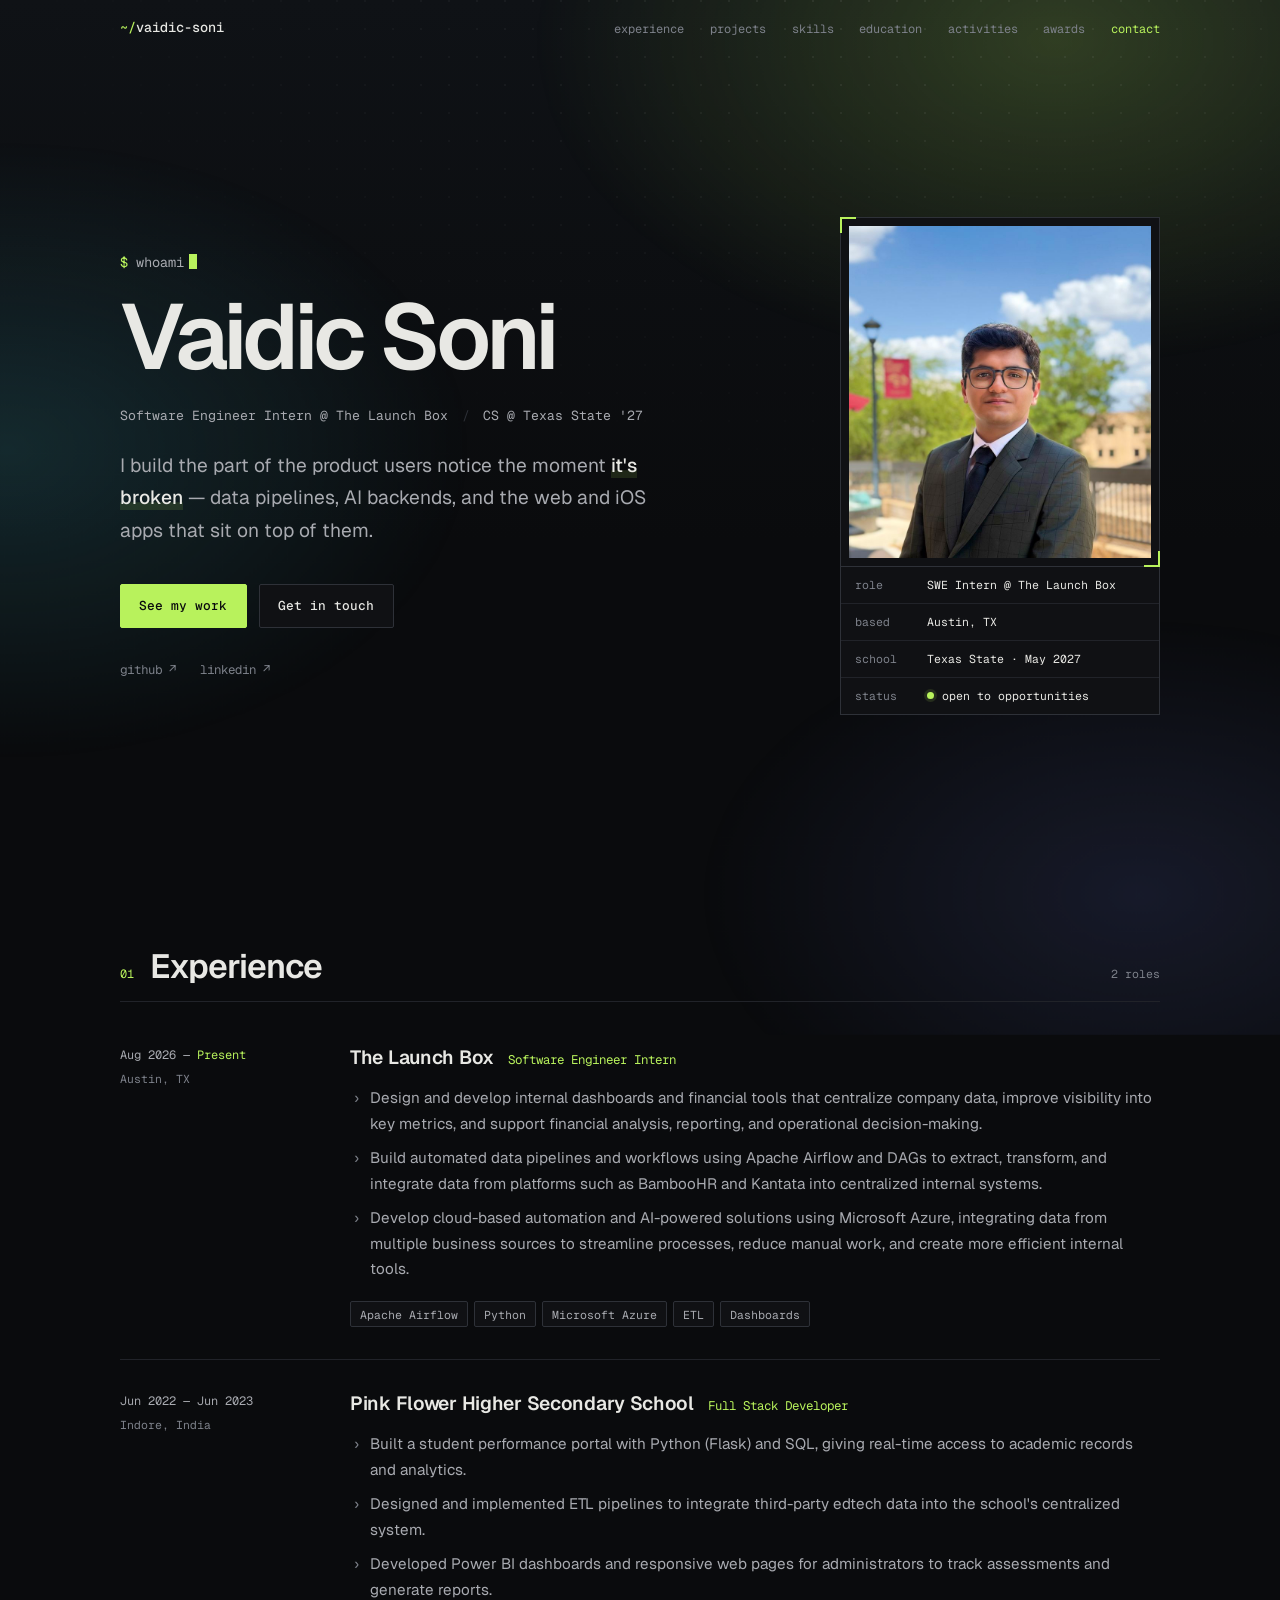
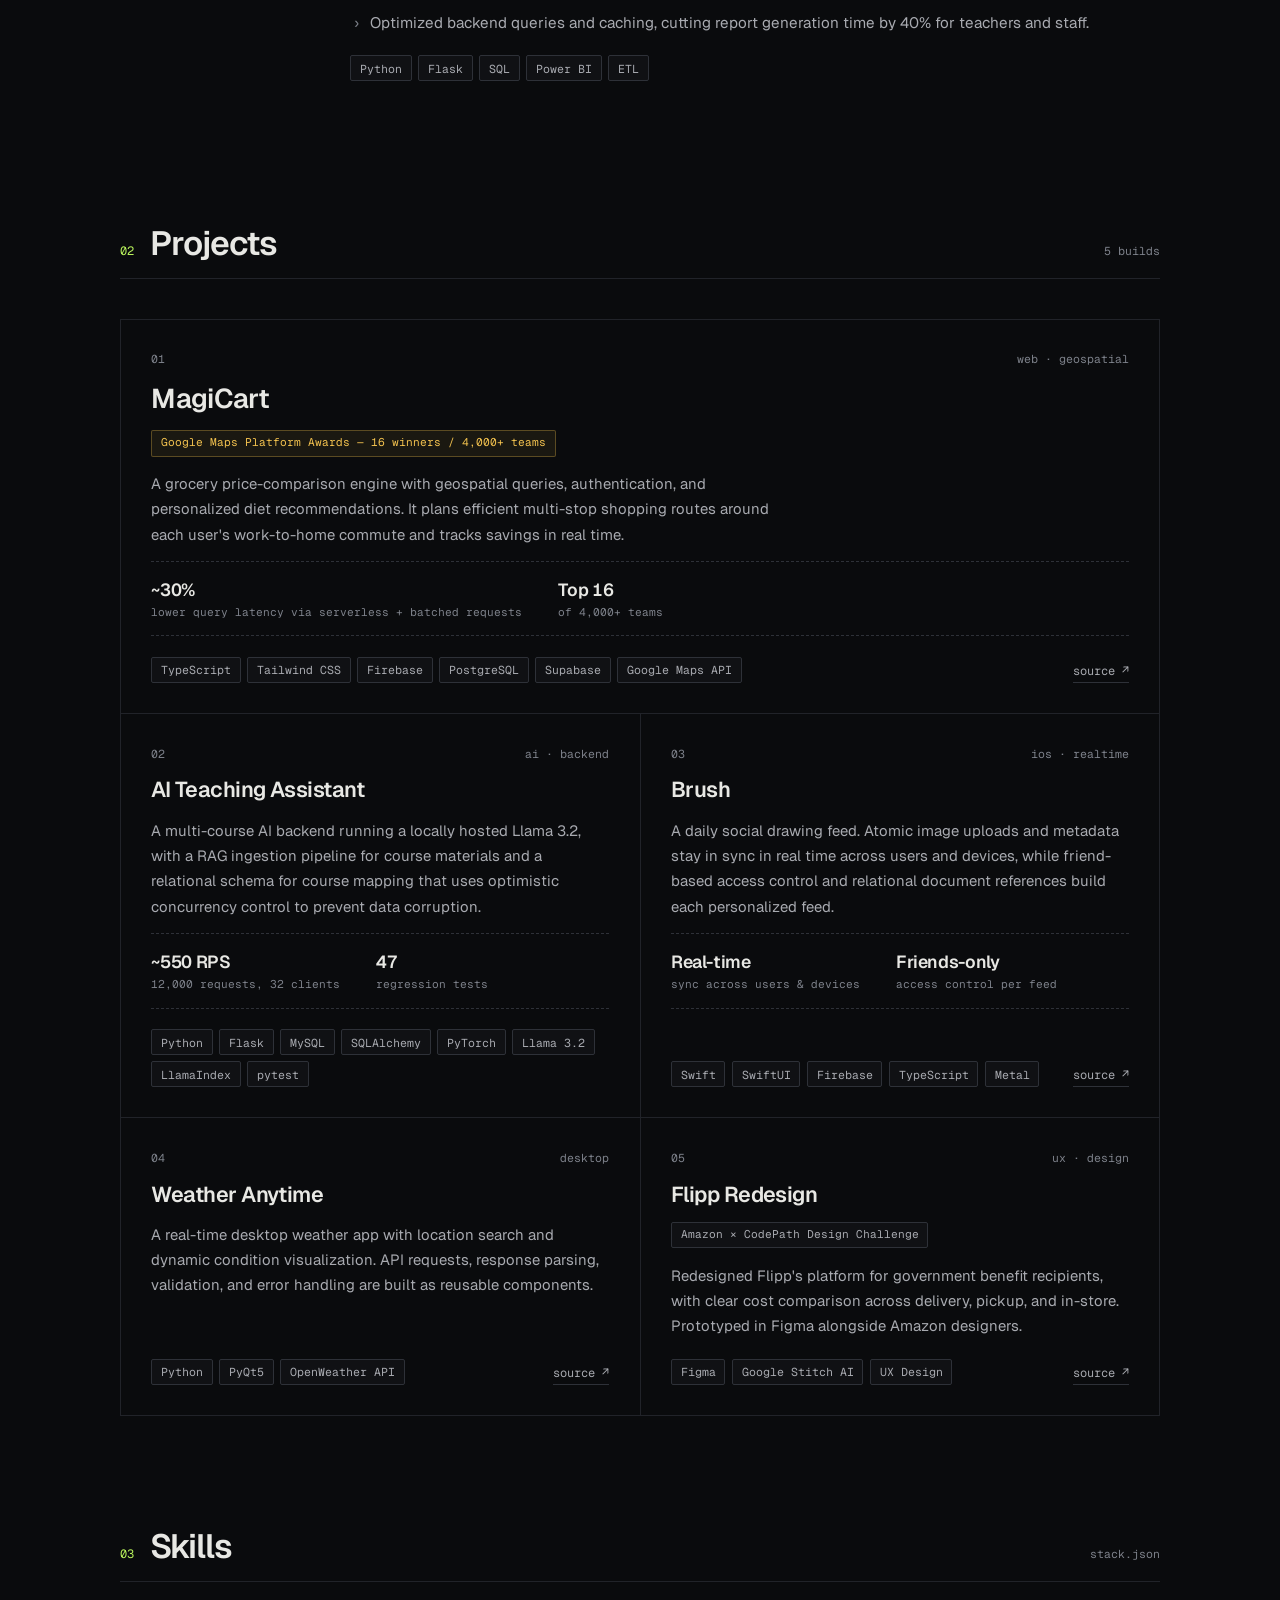
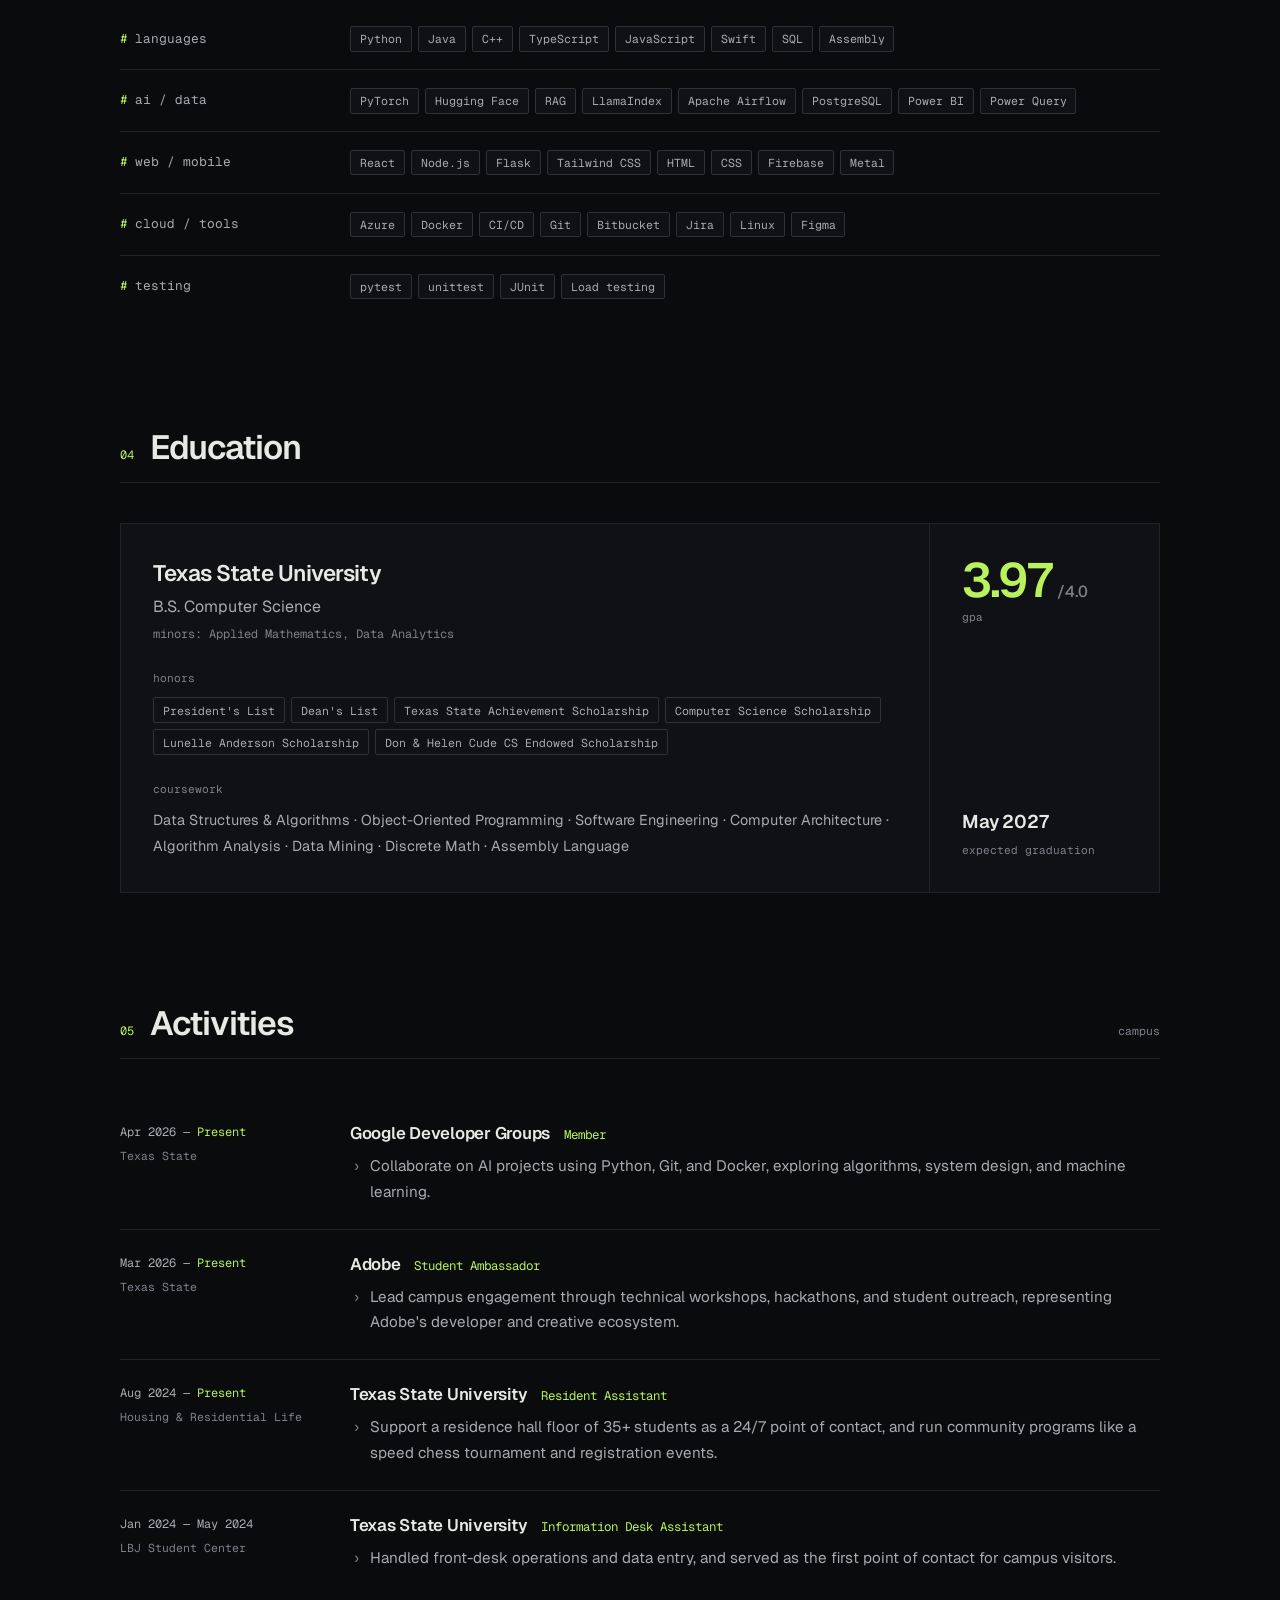
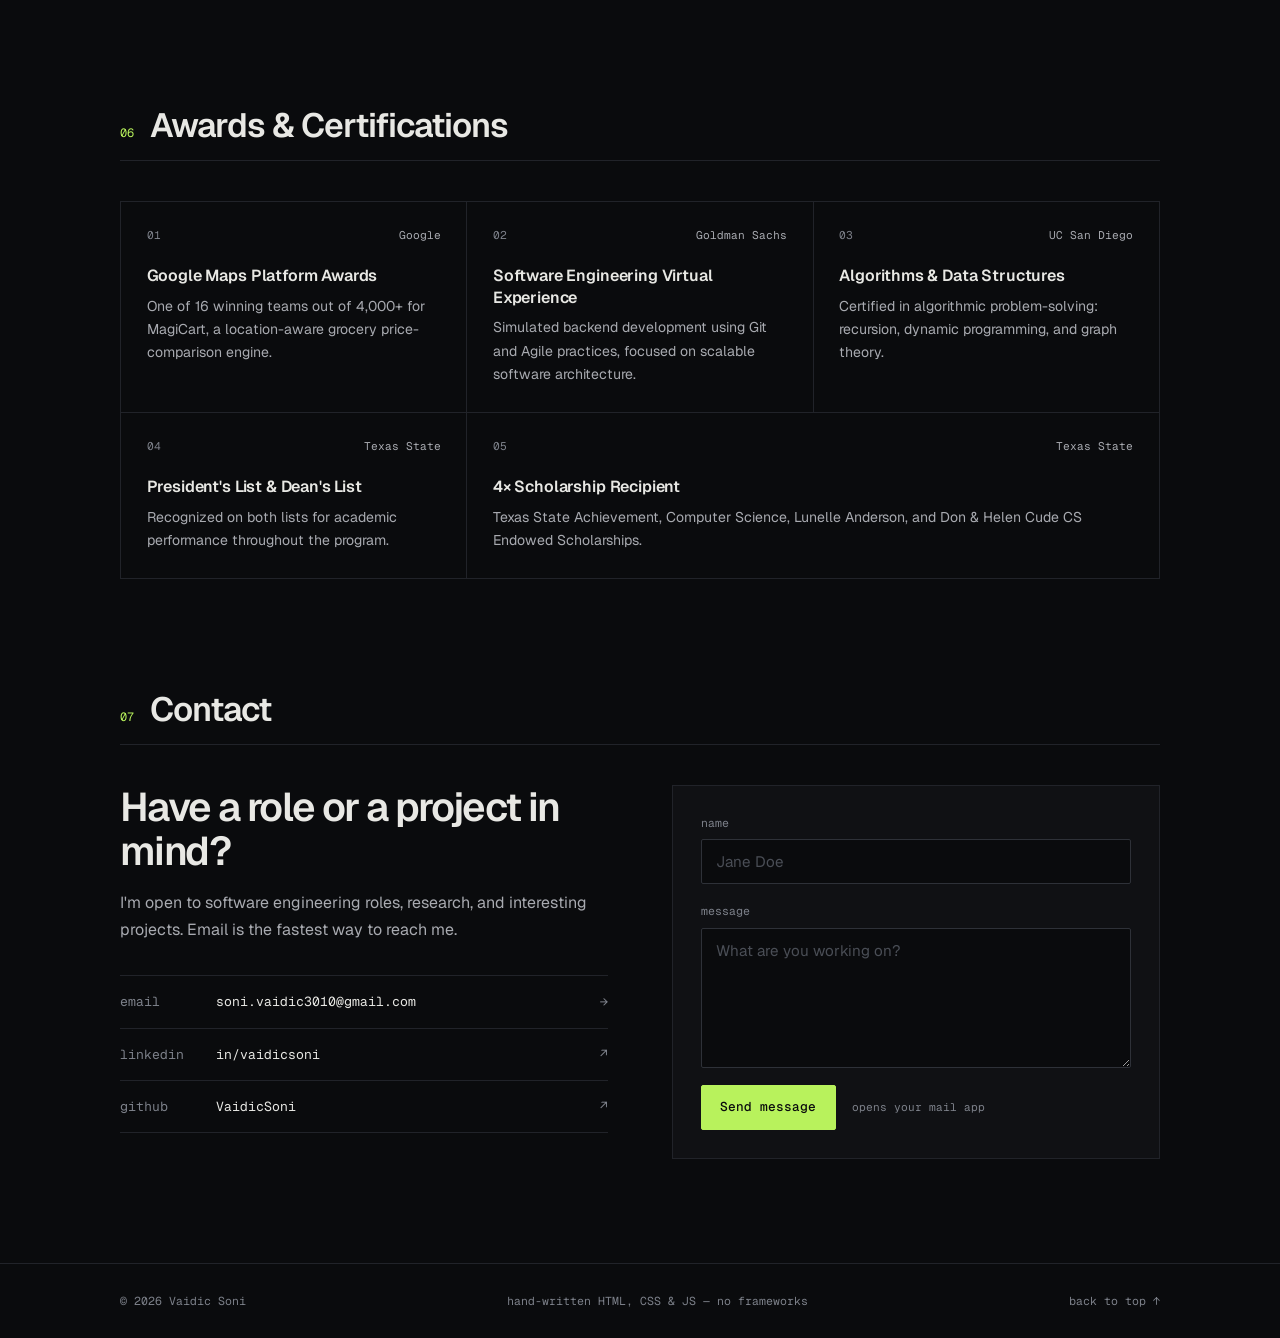
<file: index.html>
<!DOCTYPE html>
<html lang="en">
<head>
  <meta charset="UTF-8" />
  <meta name="viewport" content="width=device-width, initial-scale=1.0" />
  <title>Vaidic Soni — Software Engineer</title>
  <meta name="description" content="Vaidic Soni — software engineer and Computer Science student at Texas State University. Data pipelines, AI backends, full-stack and iOS." />
  <meta name="theme-color" content="#0a0b0d" />
  <meta property="og:title" content="Vaidic Soni — Software Engineer" />
  <meta property="og:description" content="Data pipelines, AI backends, and the web and iOS apps on top of them." />
  <meta property="og:image" content="assets/headshot.jpg" />
  <link rel="icon" type="image/png" href="assets/bug.png" />
  <link rel="preconnect" href="https://fonts.googleapis.com" />
  <link rel="preconnect" href="https://fonts.gstatic.com" crossorigin />
  <link href="https://fonts.googleapis.com/css2?family=Geist:wght@400;500;600;700&family=Geist+Mono:wght@400;500&display=swap" rel="stylesheet" />
  <script>document.documentElement.classList.add('js');</script>
  <link rel="stylesheet" href="css/reset.css?v=2" />
  <link rel="stylesheet" href="css/variables.css?v=2" />
  <link rel="stylesheet" href="css/base.css?v=2" />
  <link rel="stylesheet" href="css/nav.css?v=2" />
  <link rel="stylesheet" href="css/hero.css?v=2" />
  <link rel="stylesheet" href="css/experience.css?v=2" />
  <link rel="stylesheet" href="css/projects.css?v=2" />
  <link rel="stylesheet" href="css/skills.css?v=2" />
  <link rel="stylesheet" href="css/education.css?v=2" />
  <link rel="stylesheet" href="css/achievements.css?v=2" />
  <link rel="stylesheet" href="css/contact.css?v=2" />
  <link rel="stylesheet" href="css/animations.css?v=2" />
  <link rel="stylesheet" href="css/responsive.css?v=2" />
</head>
<body>

  <div class="bg-glow" aria-hidden="true"></div>
  <div class="bg-grid" aria-hidden="true"></div>

  <!-- Navigation -->
  <nav id="main-nav">
    <div class="nav-inner">
      <a href="#top" class="nav-logo"><span class="accent">~/</span>vaidic-soni</a>
      <button class="mobile-menu-btn" id="mobile-menu-btn" aria-label="Toggle menu" aria-expanded="false" aria-controls="nav-links">
        <span></span>
        <span></span>
      </button>
      <ul class="nav-links" id="nav-links">
        <li><a href="#experience">experience</a></li>
        <li><a href="#projects">projects</a></li>
        <li><a href="#skills">skills</a></li>
        <li><a href="#education">education</a></li>
        <li><a href="#activities">activities</a></li>
        <li><a href="#awards">awards</a></li>
        <li><a href="#contact">contact</a></li>
      </ul>
    </div>
  </nav>

  <!-- Hero -->
  <header id="top" class="hero">
    <div class="hero-text">
      <p class="hero-prompt"><span class="accent">$</span> whoami<span class="cursor" aria-hidden="true"></span></p>
      <h1 class="hero-name">Vaidic Soni</h1>
      <p class="hero-role"><span>Software Engineer Intern @ The Launch Box</span> <span class="sep">/</span> <span>CS @ Texas State '27</span></p>
      <p class="hero-tagline">
        I build the part of the product users notice the moment <strong>it's broken</strong> — data pipelines,
        AI backends, and the web and iOS apps that sit on top of them.
      </p>
      <div class="hero-actions">
        <a href="#projects" class="btn btn-primary">See my work</a>
        <a href="#contact" class="btn">Get in touch</a>
      </div>
      <ul class="hero-links">
        <li><a href="https://github.com/VaidicSoni" target="_blank" rel="noopener">github ↗</a></li>
        <li><a href="https://www.linkedin.com/in/vaidicsoni" target="_blank" rel="noopener">linkedin ↗</a></li>
      </ul>
    </div>

    <figure class="hero-photo">
      <div class="photo-frame">
        <img src="assets/headshot.jpg" alt="Portrait of Vaidic Soni" width="800" height="986" />
      </div>
      <figcaption>
        <dl class="spec">
          <div><dt>role</dt><dd>SWE Intern @ The Launch Box</dd></div>
          <div><dt>based</dt><dd>Austin, TX</dd></div>
          <div><dt>school</dt><dd>Texas State · May 2027</dd></div>
          <div><dt>status</dt><dd><span class="status-dot" aria-hidden="true"></span>open to opportunities</dd></div>
        </dl>
      </figcaption>
    </figure>
  </header>


  <!-- Experience -->
  <section id="experience">
    <div class="section-head">
      <span class="section-index">01</span>
      <h2 class="section-title">Experience</h2>
      <span class="section-meta">2 roles</span>
    </div>
    <div class="exp-list">

      <article class="exp-item reveal">
        <div class="exp-left">
          <div class="exp-dates">Aug 2026 — <span class="now">Present</span></div>
          <div class="exp-location">Austin, TX</div>
        </div>
        <div class="exp-right">
          <div class="exp-head">
            <h3 class="exp-company">The Launch Box</h3>
            <span class="exp-role">Software Engineer Intern</span>
          </div>
          <ul class="exp-bullets">
            <li>Design and develop internal dashboards and financial tools that centralize company data, improve visibility into key metrics,
and support financial analysis, reporting, and operational decision-making.</li>
            <li>Build automated data pipelines and workflows using Apache Airflow and DAGs to extract, transform, and integrate data from platforms such as BambooHR and Kantata into centralized internal systems.</li>
            <li>Develop cloud-based automation and AI-powered solutions using Microsoft Azure, integrating data from multiple business sources to streamline processes, reduce manual work, and create more efficient internal tools.</li>
          </ul>
          <ul class="tag-list">
            <li>Apache Airflow</li>
            <li>Python</li>
            <li>Microsoft Azure</li>
            <li>ETL</li>
            <li>Dashboards</li>
          </ul>
        </div>
      </article>

      <article class="exp-item reveal">
        <div class="exp-left">
          <div class="exp-dates">Jun 2022 — Jun 2023</div>
          <div class="exp-location">Indore, India</div>
        </div>
        <div class="exp-right">
          <div class="exp-head">
            <h3 class="exp-company">Pink Flower Higher Secondary School</h3>
            <span class="exp-role">Full Stack Developer</span>
          </div>
          <ul class="exp-bullets">
            <li>Built a student performance portal with Python (Flask) and SQL, giving real-time access to academic records and analytics.</li>
            <li>Designed and implemented ETL pipelines to integrate third-party edtech data into the school's centralized system.</li>
            <li>Developed Power BI dashboards and responsive web pages for administrators to track assessments and generate reports.</li>
            <li>Optimized backend queries and caching, cutting report generation time by 40% for teachers and staff.</li>
          </ul>
          <ul class="tag-list">
            <li>Python</li>
            <li>Flask</li>
            <li>SQL</li>
            <li>Power BI</li>
            <li>ETL</li>
          </ul>
        </div>
      </article>

    </div>
  </section>

  <!-- Projects -->
  <section id="projects">
    <div class="section-head">
      <span class="section-index">02</span>
      <h2 class="section-title">Projects</h2>
      <span class="section-meta">5 builds</span>
    </div>
    <div class="project-list">

      <article class="project featured reveal">
        <div class="project-top"><span>01</span><span>web · geospatial</span></div>
        <h3 class="project-name">MagiCart</h3>
        <div class="project-badge">Google Maps Platform Awards — 16 winners / 4,000+ teams</div>
        <p class="project-desc">A grocery price-comparison engine with geospatial queries, authentication, and personalized diet recommendations. It plans efficient multi-stop shopping routes around each user's work-to-home commute and tracks savings in real time.</p>
        <dl class="project-metrics">
          <div><dt>~30%</dt><dd>lower query latency via serverless + batched requests</dd></div>
          <div><dt>Top 16</dt><dd>of 4,000+ teams</dd></div>
        </dl>
        <div class="project-footer">
          <ul class="tag-list">
            <li>TypeScript</li>
            <li>Tailwind CSS</li>
            <li>Firebase</li>
            <li>PostgreSQL</li>
            <li>Supabase</li>
            <li>Google Maps API</li>
          </ul>
          <a href="https://github.com/Meidad-T/MagiCart-AI" target="_blank" rel="noopener" class="project-link">source ↗</a>
        </div>
      </article>

      <article class="project reveal">
        <div class="project-top"><span>02</span><span>ai · backend</span></div>
        <h3 class="project-name">AI Teaching Assistant</h3>
        <p class="project-desc">A multi-course AI backend running a locally hosted Llama 3.2, with a RAG ingestion pipeline for course materials and a relational schema for course mapping that uses optimistic concurrency control to prevent data corruption.</p>
        <dl class="project-metrics">
          <div><dt>~550 RPS</dt><dd>12,000 requests, 32 clients</dd></div>
          <div><dt>47</dt><dd>regression tests</dd></div>
        </dl>
        <div class="project-footer">
          <ul class="tag-list">
            <li>Python</li>
            <li>Flask</li>
            <li>MySQL</li>
            <li>SQLAlchemy</li>
            <li>PyTorch</li>
            <li>Llama 3.2</li>
            <li>LlamaIndex</li>
            <li>pytest</li>
          </ul>
        </div>
      </article>

      <article class="project reveal">
        <div class="project-top"><span>03</span><span>ios · realtime</span></div>
        <h3 class="project-name">Brush</h3>
        <p class="project-desc">A daily social drawing feed. Atomic image uploads and metadata stay in sync in real time across users and devices, while friend-based access control and relational document references build each personalized feed.</p>
        <dl class="project-metrics">
          <div><dt>Real-time</dt><dd>sync across users &amp; devices</dd></div>
          <div><dt>Friends-only</dt><dd>access control per feed</dd></div>
        </dl>
        <div class="project-footer">
          <ul class="tag-list">
            <li>Swift</li>
            <li>SwiftUI</li>
            <li>Firebase</li>
            <li>TypeScript</li>
            <li>Metal</li>
          </ul>
          <a href="https://github.com/VaidicSoni/bRUSH" target="_blank" rel="noopener" class="project-link">source ↗</a>
        </div>
      </article>

      <article class="project reveal">
        <div class="project-top"><span>04</span><span>desktop</span></div>
        <h3 class="project-name">Weather Anytime</h3>
        <p class="project-desc">A real-time desktop weather app with location search and dynamic condition visualization. API requests, response parsing, validation, and error handling are built as reusable components.</p>
        <div class="project-footer">
          <ul class="tag-list">
            <li>Python</li>
            <li>PyQt5</li>
            <li>OpenWeather API</li>
          </ul>
          <a href="https://github.com/VaidicSoni/Weather-Anytime" target="_blank" rel="noopener" class="project-link">source ↗</a>
        </div>
      </article>

      <article class="project reveal">
        <div class="project-top"><span>05</span><span>ux · design</span></div>
        <h3 class="project-name">Flipp Redesign</h3>
        <div class="project-badge badge-plain">Amazon × CodePath Design Challenge</div>
        <p class="project-desc">Redesigned Flipp's platform for government benefit recipients, with clear cost comparison across delivery, pickup, and in-store. Prototyped in Figma alongside Amazon designers.</p>
        <div class="project-footer">
          <ul class="tag-list">
            <li>Figma</li>
            <li>Google Stitch AI</li>
            <li>UX Design</li>
          </ul>
          <a href="https://github.com/KelvinMathew2004/AmazonNext-Design-Challenge" target="_blank" rel="noopener" class="project-link">source ↗</a>
        </div>
      </article>

    </div>
  </section>

  <!-- Skills -->
  <section id="skills">
    <div class="section-head">
      <span class="section-index">03</span>
      <h2 class="section-title">Skills</h2>
      <span class="section-meta">stack.json</span>
    </div>
    <div class="skills-table">
      <div class="skill-row reveal">
        <div class="skill-key">languages</div>
        <ul class="tag-list">
          <li>Python</li>
          <li>Java</li>
          <li>C++</li>
          <li>TypeScript</li>
          <li>JavaScript</li>
          <li>Swift</li>
          <li>SQL</li>
          <li>Assembly</li>
        </ul>
      </div>
      <div class="skill-row reveal">
        <div class="skill-key">ai / data</div>
        <ul class="tag-list">
          <li>PyTorch</li>
          <li>Hugging Face</li>
          <li>RAG</li>
          <li>LlamaIndex</li>
          <li>Apache Airflow</li>
          <li>PostgreSQL</li>
          <li>Power BI</li>
          <li>Power Query</li>
        </ul>
      </div>
      <div class="skill-row reveal">
        <div class="skill-key">web / mobile</div>
        <ul class="tag-list">
          <li>React</li>
          <li>Node.js</li>
          <li>Flask</li>
          <li>Tailwind CSS</li>
          <li>HTML</li>
          <li>CSS</li>
          <li>Firebase</li>
          <li>Metal</li>
        </ul>
      </div>
      <div class="skill-row reveal">
        <div class="skill-key">cloud / tools</div>
        <ul class="tag-list">
          <li>Azure</li>
          <li>Docker</li>
          <li>CI/CD</li>
          <li>Git</li>
          <li>Bitbucket</li>
          <li>Jira</li>
          <li>Linux</li>
          <li>Figma</li>
        </ul>
      </div>
      <div class="skill-row reveal">
        <div class="skill-key">testing</div>
        <ul class="tag-list">
          <li>pytest</li>
          <li>unittest</li>
          <li>JUnit</li>
          <li>Load testing</li>
        </ul>
      </div>
    </div>
  </section>

  <!-- Education -->
  <section id="education">
    <div class="section-head">
      <span class="section-index">04</span>
      <h2 class="section-title">Education</h2>
    </div>
    <div class="edu-card reveal">
      <div class="edu-main">
        <h3 class="edu-school">Texas State University</h3>
        <div class="edu-degree">B.S. Computer Science</div>
        <div class="edu-minor">minors: Applied Mathematics, Data Analytics</div>

        <div class="edu-block">
          <div class="edu-label">honors</div>
          <ul class="tag-list">
            <li>President's List</li>
            <li>Dean's List</li>
            <li>Texas State Achievement Scholarship</li>
            <li>Computer Science Scholarship</li>
            <li>Lunelle Anderson Scholarship</li>
            <li>Don &amp; Helen Cude CS Endowed Scholarship</li>
          </ul>
        </div>

        <div class="edu-block">
          <div class="edu-label">coursework</div>
          <p class="edu-details">Data Structures &amp; Algorithms · Object-Oriented Programming · Software Engineering · Computer Architecture · Algorithm Analysis · Data Mining · Discrete Math · Assembly Language</p>
        </div>
      </div>
      <div class="edu-side">
        <div>
          <div class="edu-gpa-num">3.97<span>/4.0</span></div>
          <div class="edu-label">gpa</div>
        </div>
        <div>
          <div class="edu-grad">May 2027</div>
          <div class="edu-label">expected graduation</div>
        </div>
      </div>
    </div>
  </section>

  <!-- Activities -->
  <section id="activities">
    <div class="section-head">
      <span class="section-index">05</span>
      <h2 class="section-title">Activities</h2>
      <span class="section-meta">campus</span>
    </div>
    <div class="exp-list compact">

      <article class="exp-item reveal">
        <div class="exp-left">
          <div class="exp-dates">Apr 2026 — <span class="now">Present</span></div>
          <div class="exp-location">Texas State</div>
        </div>
        <div class="exp-right">
          <div class="exp-head">
            <h3 class="exp-company">Google Developer Groups</h3>
            <span class="exp-role">Member</span>
          </div>
          <ul class="exp-bullets">
            <li>Collaborate on AI projects using Python, Git, and Docker, exploring algorithms, system design, and machine learning.</li>
          </ul>
        </div>
      </article>

      <article class="exp-item reveal">
        <div class="exp-left">
          <div class="exp-dates">Mar 2026 — <span class="now">Present</span></div>
          <div class="exp-location">Texas State</div>
        </div>
        <div class="exp-right">
          <div class="exp-head">
            <h3 class="exp-company">Adobe</h3>
            <span class="exp-role">Student Ambassador</span>
          </div>
          <ul class="exp-bullets">
            <li>Lead campus engagement through technical workshops, hackathons, and student outreach, representing Adobe's developer and creative ecosystem.</li>
          </ul>
        </div>
      </article>

      <article class="exp-item reveal">
        <div class="exp-left">
          <div class="exp-dates">Aug 2024 — <span class="now">Present</span></div>
          <div class="exp-location">Housing &amp; Residential Life</div>
        </div>
        <div class="exp-right">
          <div class="exp-head">
            <h3 class="exp-company">Texas State University</h3>
            <span class="exp-role">Resident Assistant</span>
          </div>
          <ul class="exp-bullets">
            <li>Support a residence hall floor of 35+ students as a 24/7 point of contact, and run community programs like a speed chess tournament and registration events.</li>
          </ul>
        </div>
      </article>

      <article class="exp-item reveal">
        <div class="exp-left">
          <div class="exp-dates">Jan 2024 — May 2024</div>
          <div class="exp-location">LBJ Student Center</div>
        </div>
        <div class="exp-right">
          <div class="exp-head">
            <h3 class="exp-company">Texas State University</h3>
            <span class="exp-role">Information Desk Assistant</span>
          </div>
          <ul class="exp-bullets">
            <li>Handled front-desk operations and data entry, and served as the first point of contact for campus visitors.</li>
          </ul>
        </div>
      </article>

    </div>
  </section>

  <!-- Awards -->
  <section id="awards">
    <div class="section-head">
      <span class="section-index">06</span>
      <h2 class="section-title">Awards &amp; Certifications</h2>
    </div>
    <div class="ach-grid">
      <div class="ach-card reveal">
        <div class="ach-top"><span>01</span><span class="ach-org">Google</span></div>
        <h3 class="ach-title">Google Maps Platform Awards</h3>
        <p class="ach-desc">One of 16 winning teams out of 4,000+ for MagiCart, a location-aware grocery price-comparison engine.</p>
      </div>
      <div class="ach-card reveal">
        <div class="ach-top"><span>02</span><span class="ach-org">Goldman Sachs</span></div>
        <h3 class="ach-title">Software Engineering Virtual Experience</h3>
        <p class="ach-desc">Simulated backend development using Git and Agile practices, focused on scalable software architecture.</p>
      </div>
      <div class="ach-card reveal">
        <div class="ach-top"><span>03</span><span class="ach-org">UC San Diego</span></div>
        <h3 class="ach-title">Algorithms &amp; Data Structures</h3>
        <p class="ach-desc">Certified in algorithmic problem-solving: recursion, dynamic programming, and graph theory.</p>
      </div>
      <div class="ach-card reveal">
        <div class="ach-top"><span>04</span><span class="ach-org">Texas State</span></div>
        <h3 class="ach-title">President's List &amp; Dean's List</h3>
        <p class="ach-desc">Recognized on both lists for academic performance throughout the program.</p>
      </div>
      <div class="ach-card reveal">
        <div class="ach-top"><span>05</span><span class="ach-org">Texas State</span></div>
        <h3 class="ach-title">4× Scholarship Recipient</h3>
        <p class="ach-desc">Texas State Achievement, Computer Science, Lunelle Anderson, and Don &amp; Helen Cude CS Endowed Scholarships.</p>
      </div>
    </div>
  </section>

  <!-- Contact -->
  <section id="contact">
    <div class="section-head">
      <span class="section-index">07</span>
      <h2 class="section-title">Contact</h2>
    </div>
    <div class="contact-inner">
      <div class="contact-text">
        <p class="contact-title">Have a role or a project in mind?</p>
        <p class="contact-lede">I'm open to software engineering roles, research, and interesting projects. Email is the fastest way to reach me.</p>
        <ul class="contact-links">
          <li><a href="mailto:soni.vaidic3010@gmail.com"><span class="k">email</span><span class="v">soni.vaidic3010@gmail.com</span><span class="arrow">→</span></a></li>
          <li><a href="https://www.linkedin.com/in/vaidicsoni" target="_blank" rel="noopener"><span class="k">linkedin</span><span class="v">in/vaidicsoni</span><span class="arrow">↗</span></a></li>
          <li><a href="https://github.com/VaidicSoni" target="_blank" rel="noopener"><span class="k">github</span><span class="v">VaidicSoni</span><span class="arrow">↗</span></a></li>
        </ul>
      </div>
      <form class="contact-form" id="contact-form" data-to="soni.vaidic3010@gmail.com">
        <div class="field">
          <label for="cf-name">name</label>
          <input id="cf-name" name="name" type="text" autocomplete="name" placeholder="Jane Doe" />
        </div>
        <div class="field">
          <label for="cf-message">message</label>
          <textarea id="cf-message" name="message" rows="6" placeholder="What are you working on?" required></textarea>
        </div>
        <div class="form-foot">
          <button type="submit" class="btn btn-primary">Send message</button>
          <span class="form-note">opens your mail app</span>
        </div>
      </form>
    </div>
  </section>

  <footer>
    <div class="footer-inner">
      <span>© 2026 Vaidic Soni</span>
      <span>hand-written HTML, CSS &amp; JS — no frameworks</span>
      <a href="#top">back to top ↑</a>
    </div>
  </footer>

  <script src="js/nav.js?v=2"></script>
  <script src="js/reveal.js?v=2"></script>
  <script src="js/contact.js?v=2"></script>

</body>
</html>
</file>
<file: css/variables.css>
/* variables.css — Design tokens (colors, fonts, spacing) */

:root {
  /* Background layers */
  --bg:         #0a0b0d;
  --bg2:        #101114;
  --bg3:        #16181c;

  /* Borders */
  --border:     #212329;
  --border2:    #2e3138;

  /* Text */
  --text:       #e8e8e4;
  --text2:      #a8aab0;
  --muted:      #7d818a;

  /* Accent — one signal color, used sparingly */
  --accent:     #b8f25c;
  --accent-ink: #0a0b0d;
  --accent-dim: rgba(184, 242, 92, 0.12);
  --gold:       #f2c14e;

  /* Typography */
  --font-sans:  'Geist', system-ui, -apple-system, sans-serif;
  --font-mono:  'Geist Mono', ui-monospace, SFMono-Regular, Menlo, monospace;

  /* Layout */
  --maxw:       1120px;
  --gutter:     2.5rem;
  --nav-h:      56px;
  --radius:     2px;
}
</file>
<file: css/base.css>
/* base.css — Body defaults, sections, shared utilities */

body {
  background: linear-gradient(180deg, #0f1216 0%, var(--bg) 60%) fixed, var(--bg);
  color: var(--text);
  font-family: var(--font-sans);
  font-size: 16px;
  line-height: 1.6;
  -webkit-font-smoothing: antialiased;
  overflow-x: hidden;
}

::selection { background: var(--accent); color: var(--accent-ink); }
:focus-visible { outline: 1px solid var(--accent); outline-offset: 3px; }

.accent { color: var(--accent); }

/* ── Soft color wash, drifts very slowly (see animations.css) ── */
.bg-glow {
  position: fixed;
  inset: -15%;
  z-index: 0;
  pointer-events: none;
  background:
    radial-gradient(45% 40% at 75% 15%, rgba(184, 242, 92, 0.20), transparent 70%),
    radial-gradient(40% 38% at 12% 50%, rgba(72, 196, 214, 0.16), transparent 70%),
    radial-gradient(38% 34% at 80% 88%, rgba(120, 140, 255, 0.12), transparent 70%);
  animation: glow-drift 30s ease-in-out infinite alternate;
  will-change: transform;
}

/* ── Static dot grid, fades out toward the bottom ── */
.bg-grid {
  position: fixed;
  inset: 0;
  z-index: 0;
  pointer-events: none;
  background-image: radial-gradient(circle at 1px 1px, rgba(255, 255, 255, 0.07) 1px, transparent 0);
  background-size: 28px 28px;
  -webkit-mask-image: radial-gradient(ellipse 90% 70% at 70% 0%, #000 0%, transparent 80%);
  mask-image: radial-gradient(ellipse 90% 70% at 70% 0%, #000 0%, transparent 80%);
}

/* ── Shared section wrapper ── */
section {
  max-width: var(--maxw);
  margin: 0 auto;
  padding: 5.5rem var(--gutter) 1.5rem;
  position: relative;
  z-index: 1;
}

/* ── Section heading: index / title / meta ── */
.section-head {
  display: flex;
  align-items: baseline;
  gap: 1rem;
  margin-bottom: 2.5rem;
  padding-bottom: 1rem;
  border-bottom: 1px solid var(--border);
}

.section-index {
  font-family: var(--font-mono);
  font-size: 0.75rem;
  color: var(--accent);
}

.section-title {
  font-size: clamp(1.6rem, 3.2vw, 2.1rem);
  font-weight: 600;
  letter-spacing: -0.03em;
  line-height: 1.1;
}

.section-meta {
  margin-left: auto;
  font-family: var(--font-mono);
  font-size: 0.72rem;
  color: var(--muted);
}

/* ── Tags (used for stacks, skills, honors) ── */
.tag-list { display: flex; flex-wrap: wrap; gap: 0.4rem; }
.tag-list li {
  font-family: var(--font-mono);
  font-size: 0.72rem;
  line-height: 1.5;
  color: var(--text2);
  padding: 0.2rem 0.55rem;
  border: 1px solid var(--border2);
  border-radius: var(--radius);
  background: var(--bg2);
}

/* ── Buttons ── */
.btn {
  display: inline-flex;
  align-items: center;
  gap: 0.5rem;
  font-family: var(--font-mono);
  font-size: 0.8rem;
  font-weight: 500;
  padding: 0.7rem 1.15rem;
  border: 1px solid var(--border2);
  border-radius: var(--radius);
  color: var(--text);
  background: var(--bg2);
  transition: border-color 0.2s, background 0.2s, color 0.2s;
}
.btn:hover { border-color: var(--text2); }
.btn-primary { background: var(--accent); border-color: var(--accent); color: var(--accent-ink); }
.btn-primary:hover { background: #cbf77f; border-color: #cbf77f; }

/* ── Footer ── */
footer {
  position: relative;
  z-index: 1;
  margin-top: 5rem;
  border-top: 1px solid var(--border);
}

.footer-inner {
  max-width: var(--maxw);
  margin: 0 auto;
  padding: 1.75rem var(--gutter);
  display: flex;
  justify-content: space-between;
  gap: 1rem;
  flex-wrap: wrap;
  font-family: var(--font-mono);
  font-size: 0.72rem;
  color: var(--muted);
}
.footer-inner a { transition: color 0.2s; }
.footer-inner a:hover { color: var(--accent); }
</file>
<file: css/nav.css>
/* nav.css — Fixed top navigation bar */

nav {
  position: fixed;
  top: 0;
  left: 0;
  right: 0;
  z-index: 200;
  height: var(--nav-h);
  border-bottom: 1px solid transparent;
  transition: background 0.3s, border-color 0.3s;
}

nav.scrolled,
nav.menu-open {
  background: rgba(10, 11, 13, 0.88);
  -webkit-backdrop-filter: blur(12px);
  backdrop-filter: blur(12px);
  border-bottom-color: var(--border);
}

.nav-inner {
  max-width: var(--maxw);
  height: 100%;
  margin: 0 auto;
  padding: 0 var(--gutter);
  display: flex;
  align-items: center;
  justify-content: space-between;
}

.nav-logo {
  font-family: var(--font-mono);
  font-size: 0.85rem;
  font-weight: 500;
  color: var(--text);
}

.nav-links {
  display: flex;
  gap: 1.6rem;
}

.nav-links a {
  font-family: var(--font-mono);
  font-size: 0.75rem;
  color: var(--muted);
  transition: color 0.2s;
}

.nav-links a:hover { color: var(--text); }
.nav-links a.active { color: var(--accent); }

.mobile-menu-btn { display: none; }
</file>
<file: css/hero.css>
/* hero.css — Landing section and highlights strip */

.hero {
  max-width: var(--maxw);
  min-height: min(100vh, 860px);
  margin: 0 auto;
  padding: calc(var(--nav-h) + 4.5rem) var(--gutter) 3.5rem;
  display: grid;
  grid-template-columns: 1fr 320px;
  gap: 4.5rem;
  align-items: center;
  position: relative;
  z-index: 1;
}

.hero-prompt {
  font-family: var(--font-mono);
  font-size: 0.85rem;
  color: var(--text2);
  margin-bottom: 1.25rem;
}

.cursor {
  display: inline-block;
  width: 0.55em;
  height: 1.1em;
  margin-left: 0.4em;
  vertical-align: -0.2em;
  background: var(--accent);
  animation: blink 1.1s steps(1) infinite;
}

.hero-name {
  font-size: clamp(3rem, 7.5vw, 5.75rem);
  font-weight: 600;
  line-height: 0.95;
  letter-spacing: -0.05em;
  margin-bottom: 1.5rem;
}

.hero-role {
  font-family: var(--font-mono);
  font-size: 0.82rem;
  color: var(--text2);
  margin-bottom: 1.5rem;
}
.hero-role .sep { color: var(--border2); margin: 0 0.35rem; }

.hero-tagline {
  max-width: 34rem;
  font-size: clamp(1.05rem, 1.6vw, 1.2rem);
  line-height: 1.7;
  color: var(--text2);
  margin-bottom: 2.25rem;
}
.hero-tagline strong {
  color: var(--text);
  font-weight: 500;
  box-shadow: inset 0 -0.4em 0 var(--accent-dim);
}

.hero-actions { display: flex; flex-wrap: wrap; gap: 0.75rem; margin-bottom: 2rem; }

.hero-links { display: flex; gap: 1.5rem; font-family: var(--font-mono); font-size: 0.78rem; }
.hero-links a { color: var(--muted); transition: color 0.2s; }
.hero-links a:hover { color: var(--accent); }

/* ── Portrait with viewfinder corners + spec readout ── */
.hero-photo { margin: 0; }

.photo-frame {
  position: relative;
  padding: 8px;
  border: 1px solid var(--border2);
  background: var(--bg2);
}

.photo-frame img {
  width: 100%;
  aspect-ratio: 10 / 11;
  object-fit: cover;
  object-position: 50% 0%;
}

.photo-frame::before,
.photo-frame::after {
  content: '';
  position: absolute;
  width: 16px;
  height: 16px;
  border: 0 solid var(--accent);
}
.photo-frame::before { top: -1px; left: -1px; border-top-width: 2px; border-left-width: 2px; }
.photo-frame::after { bottom: -1px; right: -1px; border-bottom-width: 2px; border-right-width: 2px; }

.spec {
  border: 1px solid var(--border2);
  border-top: none;
  background: var(--bg2);
  font-family: var(--font-mono);
  font-size: 0.72rem;
}
.spec div {
  display: grid;
  grid-template-columns: 64px 1fr;
  gap: 0.5rem;
  padding: 0.55rem 0.85rem;
}
.spec div + div { border-top: 1px solid var(--border); }
.spec dt { color: var(--muted); }
.spec dd { color: var(--text); }

.status-dot {
  display: inline-block;
  width: 7px;
  height: 7px;
  margin-right: 0.5rem;
  border-radius: 50%;
  background: var(--accent);
  box-shadow: 0 0 0 3px var(--accent-dim);
  vertical-align: 0.05em;
}
</file>
<file: css/experience.css>
/* experience.css — Experience and activities timeline */

.exp-list { display: flex; flex-direction: column; }

.exp-item {
  display: grid;
  grid-template-columns: 190px 1fr;
  gap: 2.5rem;
  padding: 2rem 0;
  border-bottom: 1px solid var(--border);
}
.exp-item:first-child { padding-top: 0.25rem; }
.exp-item:last-child { border-bottom: none; }

.exp-dates { font-family: var(--font-mono); font-size: 0.75rem; color: var(--text2); }
.exp-dates .now { color: var(--accent); }
.exp-location { font-family: var(--font-mono); font-size: 0.72rem; color: var(--muted); margin-top: 0.3rem; }

.exp-head {
  display: flex;
  flex-wrap: wrap;
  align-items: baseline;
  gap: 0.25rem 0.85rem;
  margin-bottom: 0.9rem;
}

.exp-company { font-size: 1.2rem; font-weight: 600; letter-spacing: -0.015em; line-height: 1.3; }
.exp-role { font-family: var(--font-mono); font-size: 0.78rem; color: var(--accent); }

.exp-bullets li {
  position: relative;
  padding-left: 1.25rem;
  font-size: 0.95rem;
  line-height: 1.7;
  color: var(--text2);
}
.exp-bullets li + li { margin-top: 0.5rem; }
.exp-bullets li::before {
  content: '›';
  position: absolute;
  left: 0.15rem;
  font-family: var(--font-mono);
  color: var(--muted);
}

.exp-right > .tag-list { margin-top: 1.2rem; }

/* Tighter rhythm for the activities list */
.exp-list.compact .exp-item { padding: 1.5rem 0; }
.exp-list.compact .exp-head { margin-bottom: 0.5rem; }
.exp-list.compact .exp-company { font-size: 1.05rem; }
</file>
<file: css/projects.css>
/* projects.css — Projects grid (hairline-divided) */

.project-list {
  display: grid;
  grid-template-columns: repeat(2, 1fr);
  gap: 1px;
  background: var(--border);
  border: 1px solid var(--border);
}

.project {
  display: flex;
  flex-direction: column;
  gap: 0.9rem;
  padding: 1.9rem;
  background: var(--bg);
  transition: background 0.2s;
}
.project:hover { background: var(--bg2); }
.project.featured { grid-column: span 2; }
.project.featured .project-desc { max-width: 62ch; }

.project-top {
  display: flex;
  justify-content: space-between;
  font-family: var(--font-mono);
  font-size: 0.72rem;
  color: var(--muted);
}

.project-name { font-size: 1.35rem; font-weight: 600; letter-spacing: -0.025em; line-height: 1.2; }
.project.featured .project-name { font-size: 1.7rem; }

.project-badge {
  align-self: flex-start;
  font-family: var(--font-mono);
  font-size: 0.7rem;
  padding: 0.2rem 0.55rem;
  border-radius: var(--radius);
  color: var(--gold);
  background: rgba(242, 193, 78, 0.07);
  border: 1px solid rgba(242, 193, 78, 0.3);
}
.project-badge.badge-plain { color: var(--text2); background: var(--bg2); border-color: var(--border2); }

.project-desc { font-size: 0.93rem; line-height: 1.7; color: var(--text2); }

.project-metrics {
  display: flex;
  flex-wrap: wrap;
  gap: 0.75rem 2.25rem;
  padding: 0.85rem 0;
  border-top: 1px dashed var(--border2);
  border-bottom: 1px dashed var(--border2);
}
.project-metrics dt { font-size: 1.1rem; font-weight: 600; letter-spacing: -0.02em; font-variant-numeric: tabular-nums; }
.project-metrics dd { font-family: var(--font-mono); font-size: 0.7rem; color: var(--muted); }

.project-footer {
  margin-top: auto;
  padding-top: 0.4rem;
  display: flex;
  justify-content: space-between;
  align-items: flex-end;
  gap: 1rem;
}

.project-link {
  flex-shrink: 0;
  font-family: var(--font-mono);
  font-size: 0.75rem;
  color: var(--text2);
  padding-bottom: 1px;
  border-bottom: 1px solid var(--border2);
  transition: color 0.2s, border-color 0.2s;
}
.project-link:hover { color: var(--accent); border-color: var(--accent); }
</file>
<file: css/skills.css>
/* skills.css — Skills as a key / value table */

.skill-row {
  display: grid;
  grid-template-columns: 190px 1fr;
  gap: 2.5rem;
  align-items: start;
  padding: 1.1rem 0;
  border-bottom: 1px solid var(--border);
}
.skill-row:first-child { padding-top: 0.25rem; }
.skill-row:last-child { border-bottom: none; }

.skill-key {
  font-family: var(--font-mono);
  font-size: 0.8rem;
  color: var(--text2);
  padding-top: 0.15rem;
}
.skill-key::before { content: '#'; color: var(--accent); margin-right: 0.45rem; }
</file>
<file: css/education.css>
/* education.css — Education card */

.edu-card {
  display: grid;
  grid-template-columns: 1fr 230px;
  border: 1px solid var(--border);
  background: var(--bg2);
}

.edu-main { padding: 2rem; }
.edu-school { font-size: 1.4rem; font-weight: 600; letter-spacing: -0.02em; }
.edu-degree { font-size: 1rem; color: var(--text2); margin-top: 0.15rem; }
.edu-minor { font-family: var(--font-mono); font-size: 0.75rem; color: var(--muted); margin-top: 0.35rem; }

.edu-block { margin-top: 1.6rem; }
.edu-label { font-family: var(--font-mono); font-size: 0.7rem; color: var(--muted); margin-bottom: 0.6rem; }
.edu-details { font-size: 0.9rem; line-height: 1.8; color: var(--text2); }

.edu-side {
  padding: 2rem;
  border-left: 1px solid var(--border);
  display: flex;
  flex-direction: column;
  justify-content: space-between;
  gap: 2rem;
}
.edu-side .edu-label { margin: 0.35rem 0 0; }

.edu-gpa-num {
  font-size: 3rem;
  font-weight: 600;
  line-height: 1;
  letter-spacing: -0.05em;
  color: var(--accent);
  font-variant-numeric: tabular-nums;
}
.edu-gpa-num span { font-size: 1rem; font-weight: 500; letter-spacing: 0; color: var(--muted); margin-left: 0.25rem; }

.edu-grad { font-size: 1.15rem; font-weight: 600; letter-spacing: -0.01em; }
</file>
<file: css/achievements.css>
/* achievements.css — Awards grid (hairline-divided) */

.ach-grid {
  display: grid;
  grid-template-columns: repeat(3, 1fr);
  gap: 1px;
  background: var(--border);
  border: 1px solid var(--border);
}

.ach-card { background: var(--bg); padding: 1.6rem; transition: background 0.2s; }
.ach-card:hover { background: var(--bg2); }
.ach-card:last-child:nth-child(3n + 2) { grid-column: span 2; }
.ach-card:last-child:nth-child(3n + 1) { grid-column: span 3; }

.ach-top {
  display: flex;
  justify-content: space-between;
  gap: 1rem;
  margin-bottom: 1.25rem;
  font-family: var(--font-mono);
  font-size: 0.7rem;
  color: var(--muted);
}
.ach-org { color: var(--text2); text-align: right; }

.ach-title { font-size: 1rem; font-weight: 600; line-height: 1.35; letter-spacing: -0.01em; margin-bottom: 0.5rem; }
.ach-desc { font-size: 0.88rem; line-height: 1.65; color: var(--text2); }
</file>
<file: css/contact.css>
/* contact.css — Contact section */

.contact-inner { display: grid; grid-template-columns: 1fr 1fr; gap: 4rem; align-items: start; }

.contact-title {
  font-size: clamp(1.75rem, 3.6vw, 2.5rem);
  font-weight: 600;
  line-height: 1.1;
  letter-spacing: -0.04em;
  margin-bottom: 1rem;
}
.contact-lede { color: var(--text2); line-height: 1.7; margin-bottom: 2rem; max-width: 30rem; }

.contact-links { border-top: 1px solid var(--border); }
.contact-links a {
  display: grid;
  grid-template-columns: 80px 1fr auto;
  gap: 1rem;
  padding: 0.95rem 0;
  border-bottom: 1px solid var(--border);
  font-family: var(--font-mono);
  font-size: 0.82rem;
  transition: color 0.2s;
}
.contact-links .k { color: var(--muted); }
.contact-links .v { color: var(--text); overflow-wrap: anywhere; }
.contact-links .arrow { color: var(--muted); transition: color 0.2s, transform 0.2s; }
.contact-links a:hover .v,
.contact-links a:hover .arrow { color: var(--accent); }
.contact-links a:hover .arrow { transform: translateX(3px); }

.contact-form {
  display: flex;
  flex-direction: column;
  gap: 1.1rem;
  padding: 1.75rem;
  border: 1px solid var(--border);
  background: var(--bg2);
}

.field { display: flex; flex-direction: column; gap: 0.45rem; }
.field label { font-family: var(--font-mono); font-size: 0.72rem; color: var(--muted); }

.field input,
.field textarea {
  width: 100%;
  padding: 0.75rem 0.9rem;
  border: 1px solid var(--border2);
  border-radius: var(--radius);
  background: var(--bg);
  color: var(--text);
  font-family: var(--font-sans);
  font-size: 0.95rem;
  outline: none;
  resize: vertical;
  transition: border-color 0.2s;
}
.field input:focus,
.field textarea:focus { border-color: var(--accent); }
.field input::placeholder,
.field textarea::placeholder { color: #4a4e56; }

.form-foot { display: flex; align-items: center; gap: 1rem; flex-wrap: wrap; }
.form-note { font-family: var(--font-mono); font-size: 0.7rem; color: var(--muted); }
</file>
<file: css/animations.css>
/* animations.css — Kept deliberately small: scroll reveal + hero cursor */

.js .reveal { opacity: 0; transform: translateY(12px); transition: opacity 0.5s ease, transform 0.5s ease; }
.js .reveal.visible { opacity: 1; transform: none; }

@keyframes blink { 50% { opacity: 0; } }

@keyframes glow-drift {
  from { transform: translate3d(0, 0, 0) scale(1); }
  to   { transform: translate3d(-5%, 4%, 0) scale(1.08); }
}

@media (prefers-reduced-motion: reduce) {
  html { scroll-behavior: auto; }
  .js .reveal { opacity: 1; transform: none; transition: none; }
  .cursor,
  .bg-glow { animation: none; }
}
</file>
<file: css/responsive.css>
/* responsive.css — Media queries for smaller screens */

@media (max-width: 960px) {
  /* Nav collapses into a dropdown */
  .mobile-menu-btn {
    display: flex;
    flex-direction: column;
    justify-content: center;
    gap: 6px;
    width: 36px;
    height: 36px;
    margin-right: -6px;
    align-items: center;
  }
  .mobile-menu-btn span {
    display: block;
    width: 20px;
    height: 1.5px;
    background: var(--text);
    transition: transform 0.25s;
  }
  .mobile-menu-btn.active span:nth-child(1) { transform: translateY(3.75px) rotate(45deg); }
  .mobile-menu-btn.active span:nth-child(2) { transform: translateY(-3.75px) rotate(-45deg); }

  .nav-links {
    position: fixed;
    top: var(--nav-h);
    left: 0;
    right: 0;
    flex-direction: column;
    gap: 0;
    padding: 0.25rem var(--gutter) 1rem;
    background: rgba(10, 11, 13, 0.97);
    border-bottom: 1px solid var(--border);
    opacity: 0;
    visibility: hidden;
    transform: translateY(-6px);
    transition: opacity 0.2s, transform 0.2s, visibility 0.2s;
  }
  .nav-links.active { opacity: 1; visibility: visible; transform: none; }
  .nav-links a { display: block; padding: 0.8rem 0; font-size: 0.85rem; border-bottom: 1px solid var(--border); }
  .nav-links li:last-child a { border-bottom: none; }

  .hero { grid-template-columns: 1fr 260px; gap: 3rem; }
  .ach-grid { grid-template-columns: repeat(2, 1fr); }
  .ach-card:last-child { grid-column: auto; }
  .ach-card:last-child:nth-child(odd) { grid-column: span 2; }
}

@media (max-width: 768px) {
  :root { --gutter: 1.25rem; }

  .hero {
    grid-template-columns: 1fr;
    min-height: 0;
    padding-top: calc(var(--nav-h) + 3rem);
    gap: 2.5rem;
  }
  .hero-photo { max-width: 340px; }
  .hero-role span { display: block; }
  .hero-role .sep { display: none; }

  section { padding-top: 4rem; }

  .exp-item,
  .skill-row { grid-template-columns: 1fr; gap: 0.6rem; }
  .exp-left { display: flex; flex-wrap: wrap; gap: 0 0.75rem; }
  .exp-location { margin-top: 0; }

  .project-list { grid-template-columns: 1fr; }
  .project.featured { grid-column: auto; }
  .project.featured .project-name { font-size: 1.45rem; }
  .project { padding: 1.4rem; }
  .project-footer { flex-direction: column; align-items: flex-start; }

  .edu-card { grid-template-columns: 1fr; }
  .edu-main { padding: 1.5rem; }
  .edu-side { padding: 1.5rem; border-left: none; border-top: 1px solid var(--border); flex-direction: row; justify-content: flex-start; gap: 3rem; }

  .contact-inner { grid-template-columns: 1fr; gap: 2.5rem; }
  .contact-form { padding: 1.25rem; }
}

@media (max-width: 600px) {
  .ach-grid { grid-template-columns: 1fr; }
  .ach-card:last-child:nth-child(odd) { grid-column: auto; }
  .section-meta { display: none; }
  .contact-links a { grid-template-columns: 64px 1fr auto; }
  .footer-inner { flex-direction: column; gap: 0.4rem; }
}
</file>
